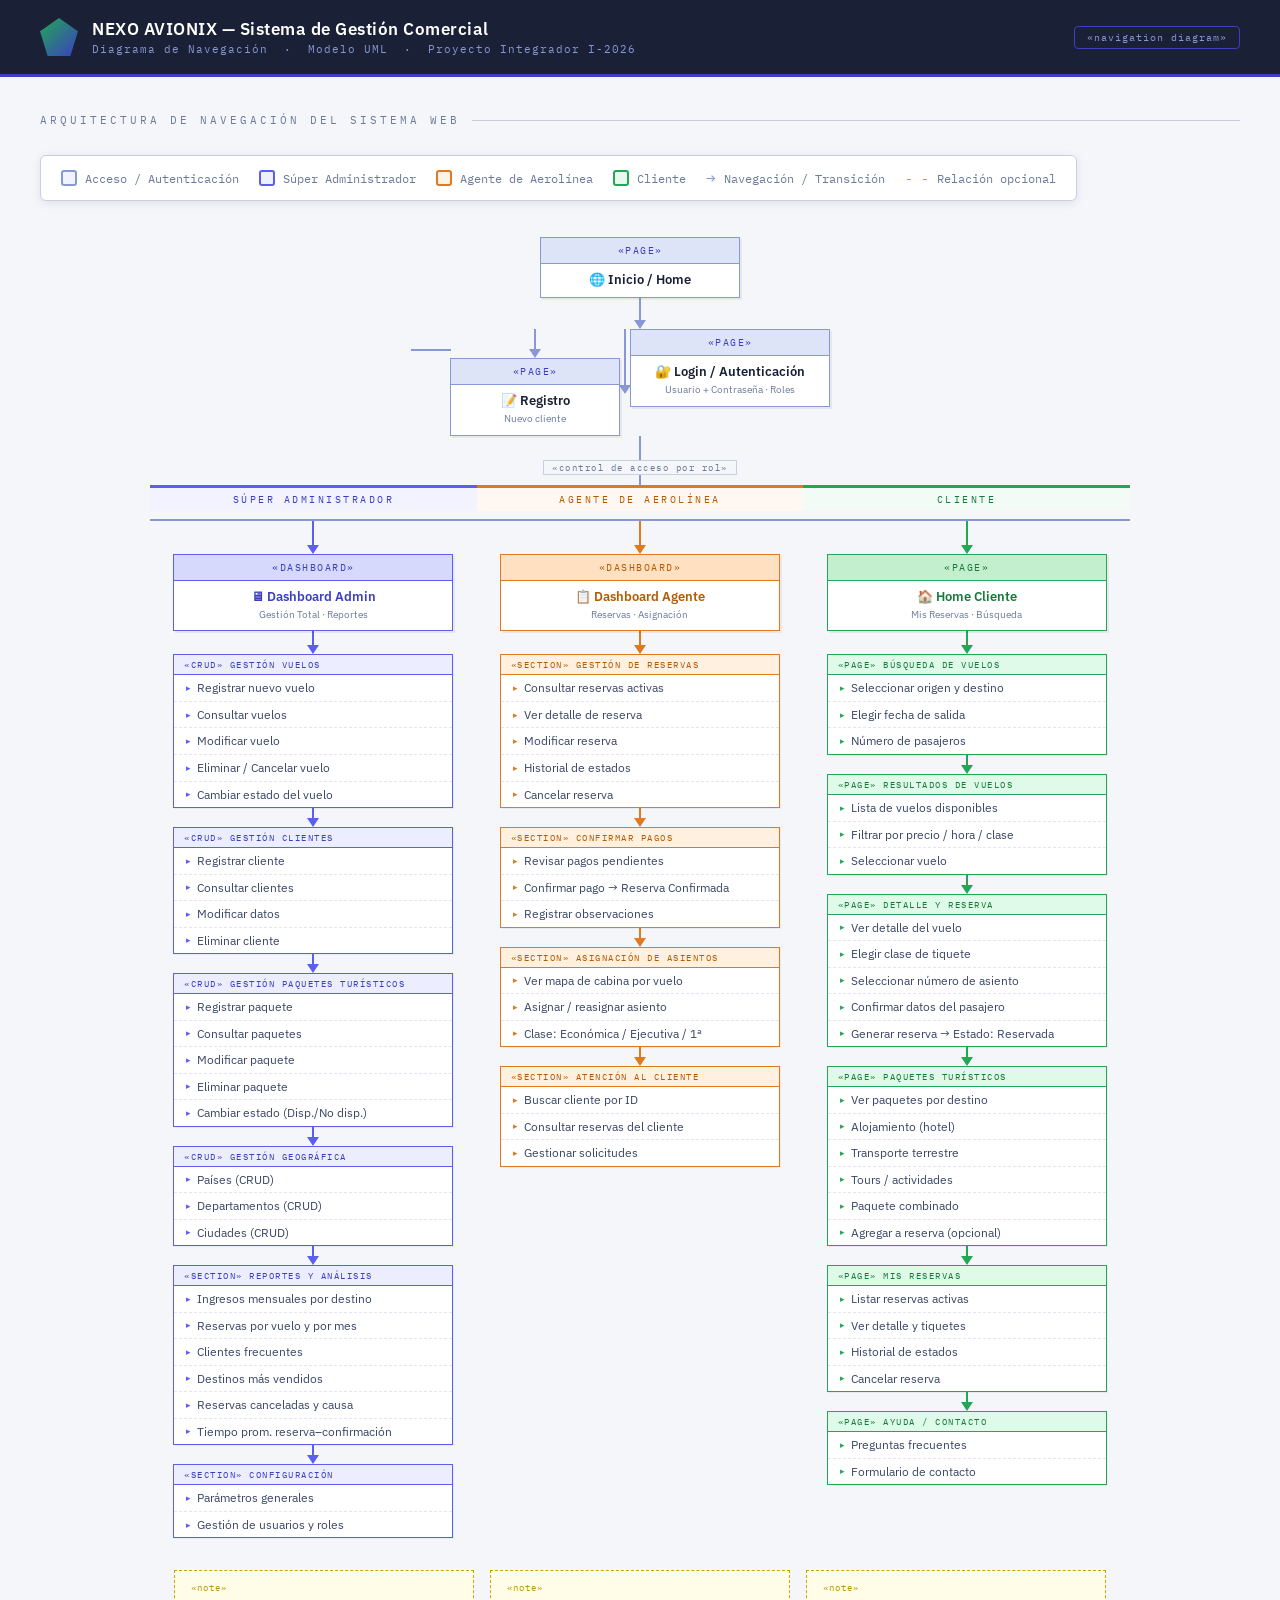
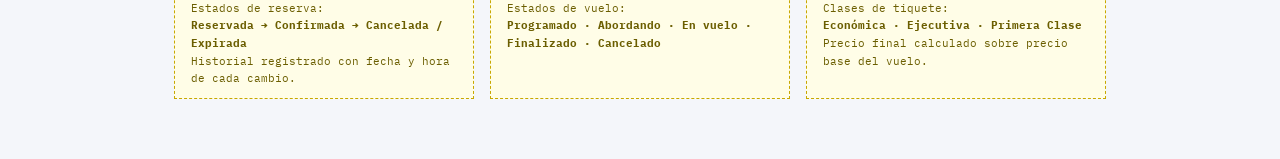
<file: project documentation/UML (navigation, class, sequence)/diagrama-navegacion-uml.html>
<!DOCTYPE html>
<html lang="es">

<head>
  <meta charset="UTF-8">
  <meta name="viewport" content="width=device-width, initial-scale=1.0">
  <title>Diagrama de Navegación UML — NEXO AVIONIX </title>
  <link
    href="https://fonts.googleapis.com/css2?family=IBM+Plex+Mono:wght@400;500;600&family=IBM+Plex+Sans:wght@300;400;500;600&display=swap"
    rel="stylesheet">
  <style>
    * {
      box-sizing: border-box;
      margin: 0;
      padding: 0;
    }

    :root {
      --bg: #F4F6FA;
      --white: #FFFFFF;
      --border: #C8D0DF;
      --text: #1A2035;
      --muted: #6B7A99;
      --admin-bg: #EEF0FF;
      --admin-bd: #5B5FEF;
      --admin-hd: #3B3FC0;
      --agent-bg: #FFF3E8;
      --agent-bd: #E07A20;
      --agent-hd: #B55A00;
      --client-bg: #E8F8EE;
      --client-bd: #22A855;
      --client-hd: #157A3A;
      --entry-bg: #F0F4FF;
      --entry-bd: #8898D4;
      --arrow: #8898D4;
      --shadow: rgba(30, 40, 80, 0.10);
    }

    body {
      background: var(--bg);
      font-family: 'IBM Plex Sans', sans-serif;
      color: var(--text);
      min-height: 100vh;
    }

    /* ─── HEADER ─── */
    header {
      background: #1A2035;
      padding: 18px 40px;
      display: flex;
      align-items: center;
      justify-content: space-between;
      border-bottom: 3px solid #3B3FC0;
    }

    .hdr-left {
      display: flex;
      align-items: center;
      gap: 14px;
    }

    .hdr-logo {
      width: 38px;
      height: 38px;
      background: linear-gradient(135deg, #22A855, #3B3FC0);
      clip-path: polygon(50% 0%, 100% 38%, 82%, 100%, 18%, 100%, 0%, 38%);
      clip-path: polygon(50% 0%, 100% 35%, 80% 100%, 20% 100%, 0% 35%);
    }

    .hdr-title {
      color: #fff;
      font-size: 17px;
      font-weight: 600;
      letter-spacing: .5px;
    }

    .hdr-sub {
      color: #8898D4;
      font-size: 11px;
      margin-top: 2px;
      letter-spacing: 1px;
      font-family: 'IBM Plex Mono', monospace;
    }

    .hdr-badge {
      font-family: 'IBM Plex Mono', monospace;
      font-size: 10px;
      color: #8898D4;
      border: 1px solid #3B3FC0;
      padding: 4px 12px;
      border-radius: 4px;
      letter-spacing: 1px;
    }

    /* ─── CANVAS ─── */
    .canvas {
      padding: 36px 40px 60px;
      max-width: 1400px;
      margin: 0 auto;
    }

    /* ─── DIAGRAM TITLE ─── */
    .diag-title {
      font-family: 'IBM Plex Mono', monospace;
      font-size: 11px;
      letter-spacing: 3px;
      text-transform: uppercase;
      color: var(--muted);
      margin-bottom: 28px;
      display: flex;
      align-items: center;
      gap: 12px;
    }

    .diag-title::after {
      content: '';
      flex: 1;
      height: 1px;
      background: var(--border);
    }

    /* ─── LEGEND ─── */
    .legend {
      display: flex;
      flex-wrap: wrap;
      gap: 20px;
      margin-bottom: 36px;
      padding: 12px 20px;
      background: var(--white);
      border: 1px solid var(--border);
      border-radius: 6px;
      width: fit-content;
      box-shadow: 0 2px 8px var(--shadow);
    }

    .leg {
      display: flex;
      align-items: center;
      gap: 8px;
      font-size: 12px;
      color: var(--muted);
      font-family: 'IBM Plex Mono', monospace;
    }

    .leg-box {
      width: 16px;
      height: 16px;
      border-radius: 3px;
      border: 2px solid;
      flex-shrink: 0;
    }

    .leg-entry {
      background: #F0F4FF;
      border-color: var(--entry-bd);
    }

    .leg-admin {
      background: var(--admin-bg);
      border-color: var(--admin-bd);
    }

    .leg-agent {
      background: var(--agent-bg);
      border-color: var(--agent-bd);
    }

    .leg-client {
      background: var(--client-bg);
      border-color: var(--client-bd);
    }

    .leg-arrow {
      color: var(--arrow);
      font-size: 16px;
    }

    /* ─── MAIN DIAGRAM WRAPPER ─── */
    .diagram {
      display: flex;
      flex-direction: column;
      align-items: center;
      gap: 0;
      position: relative;
    }

    /* ─── UML NODE ─── */
    .uml-node {
      background: var(--white);
      border: 1.5px solid var(--border);
      border-radius: 0;
      padding: 0;
      min-width: 160px;
      box-shadow: 2px 2px 0 rgba(0, 0, 0, 0.06);
      position: relative;
    }

    .uml-node .node-head {
      background: #E8ECF5;
      border-bottom: 1.5px solid var(--border);
      padding: 6px 12px;
      font-family: 'IBM Plex Mono', monospace;
      font-size: 10px;
      letter-spacing: 1.5px;
      text-transform: uppercase;
      color: var(--muted);
      text-align: center;
    }

    .uml-node .node-body {
      padding: 8px 14px;
      font-size: 13px;
      font-weight: 600;
      text-align: center;
      line-height: 1.3;
    }

    /* ENTRY nodes */
    .node-entry {
      border-color: var(--entry-bd);
    }

    .node-entry .node-head {
      background: #DDE4F7;
      border-color: var(--entry-bd);
      color: #3B3FC0;
    }

    /* ROLE header nodes */
    .node-admin {
      border-color: var(--admin-bd);
      min-width: 180px;
    }

    .node-admin .node-head {
      background: #D6D8FC;
      border-color: var(--admin-bd);
      color: var(--admin-hd);
    }

    .node-admin .node-body {
      color: var(--admin-hd);
    }

    .node-agent {
      border-color: var(--agent-bd);
      min-width: 180px;
    }

    .node-agent .node-head {
      background: #FFE0C0;
      border-color: var(--agent-bd);
      color: var(--agent-hd);
    }

    .node-agent .node-body {
      color: var(--agent-hd);
    }

    .node-client {
      border-color: var(--client-bd);
      min-width: 180px;
    }

    .node-client .node-head {
      background: #C4EFCF;
      border-color: var(--client-bd);
      color: var(--client-hd);
    }

    .node-client .node-body {
      color: var(--client-hd);
    }

    /* SUB node */
    .uml-sub {
      background: var(--white);
      border: 1.5px solid var(--border);
      border-radius: 0;
      padding: 0;
      min-width: 180px;
      box-shadow: 1px 1px 0 rgba(0, 0, 0, 0.05);
    }

    .uml-sub .sub-head {
      background: #F2F4FA;
      border-bottom: 1.5px solid var(--border);
      padding: 4px 10px;
      font-family: 'IBM Plex Mono', monospace;
      font-size: 9px;
      letter-spacing: 1.5px;
      text-transform: uppercase;
      color: var(--muted);
    }

    .uml-sub .sub-body {
      padding: 7px 12px;
      font-size: 12px;
      font-weight: 500;
      color: var(--text);
    }

    .uml-sub .sub-list {
      padding: 0;
      list-style: none;
    }

    .uml-sub .sub-list li {
      padding: 5px 12px;
      font-size: 11.5px;
      color: #3A4666;
      border-bottom: 1px dashed #E2E6F0;
      display: flex;
      align-items: center;
      gap: 6px;
      line-height: 1.35;
    }

    .uml-sub .sub-list li:last-child {
      border-bottom: none;
    }

    .uml-sub .sub-list li::before {
      content: '▸';
      font-size: 9px;
      color: var(--arrow);
      flex-shrink: 0;
    }

    /* admin-tinted list */
    .sub-admin {
      border-color: var(--admin-bd);
    }

    .sub-admin .sub-head {
      background: #ECEEFF;
      border-color: var(--admin-bd);
      color: var(--admin-hd);
    }

    .sub-admin .sub-list li::before {
      color: var(--admin-bd);
    }

    .sub-agent {
      border-color: var(--agent-bd);
    }

    .sub-agent .sub-head {
      background: #FFF0DF;
      border-color: var(--agent-bd);
      color: var(--agent-hd);
    }

    .sub-agent .sub-list li::before {
      color: var(--agent-bd);
    }

    .sub-client {
      border-color: var(--client-bd);
    }

    .sub-client .sub-head {
      background: #DFFAE8;
      border-color: var(--client-bd);
      color: var(--client-hd);
    }

    .sub-client .sub-list li::before {
      color: var(--client-bd);
    }

    /* ─── ARROWS ─── */
    .arrow-down {
      display: flex;
      flex-direction: column;
      align-items: center;
      gap: 0;
    }

    .arr-line {
      width: 2px;
      background: var(--arrow);
      flex: 1;
      min-height: 20px;
    }

    .arr-head {
      width: 0;
      height: 0;
      border-left: 6px solid transparent;
      border-right: 6px solid transparent;
      border-top: 9px solid var(--arrow);
    }

    .arr-label {
      font-family: 'IBM Plex Mono', monospace;
      font-size: 9px;
      letter-spacing: 1.5px;
      color: var(--muted);
      background: var(--bg);
      padding: 1px 6px;
      margin: -2px 0;
      white-space: nowrap;
    }

    /* ─── TOP FLOW (vertical spine) ─── */
    .top-flow {
      display: flex;
      flex-direction: column;
      align-items: center;
      gap: 0;
    }

    /* ─── ROLE SPLIT ─── */
    .role-split {
      width: 100%;
      position: relative;
      margin-top: 0;
    }

    /* Horizontal line */
    .h-rule {
      height: 2px;
      background: var(--arrow);
      position: absolute;
      top: 0;
    }

    .three-col {
      display: grid;
      grid-template-columns: 1fr 1fr 1fr;
      gap: 0;
      width: 100%;
      position: relative;
    }

    .col {
      display: flex;
      flex-direction: column;
      align-items: center;
      gap: 0;
      padding: 0 12px;
    }

    /* vertical line from top to first node in each col */
    .col-vline {
      width: 2px;
      height: 30px;
      background: var(--arrow);
    }

    /* spacing between sub nodes */
    .sub-gap {
      height: 0;
      display: flex;
      flex-direction: column;
      align-items: center;
    }

    .sub-gap .arr-line {
      min-height: 14px;
    }

    /* ─── CONNECTOR between columns (horizontal bar) ─── */
    .h-connector {
      position: absolute;
      top: 0;
      height: 2px;
      background: var(--arrow);
    }

    /* ─── NOTE box ─── */
    .note-box {
      background: #FFFDE7;
      border: 1.5px dashed #C8A800;
      padding: 10px 16px;
      font-size: 11px;
      color: #6B5E00;
      font-family: 'IBM Plex Mono', monospace;
      border-radius: 0;
      max-width: 300px;
      line-height: 1.6;
      position: relative;
    }

    .note-box::before {
      content: '«note»';
      display: block;
      font-size: 9px;
      letter-spacing: 1px;
      color: #B8960A;
      margin-bottom: 4px;
    }

    /* ─── PAGE TITLE ─── */
    .page-title {
      text-align: center;
      margin-bottom: 4px;
      font-size: 18px;
      font-weight: 600;
      color: var(--text);
      letter-spacing: .3px;
    }

    .page-sub {
      text-align: center;
      font-family: 'IBM Plex Mono', monospace;
      font-size: 11px;
      color: var(--muted);
      margin-bottom: 32px;
      letter-spacing: 1px;
    }

    /* ─── ROLE LABEL STRIP ─── */
    .role-labels {
      display: grid;
      grid-template-columns: 1fr 1fr 1fr;
      width: 100%;
      gap: 0;
      margin-bottom: 8px;
    }

    .rl {
      text-align: center;
      font-family: 'IBM Plex Mono', monospace;
      font-size: 9.5px;
      letter-spacing: 2.5px;
      text-transform: uppercase;
      padding: 5px 0;
    }

    .rl-admin {
      color: var(--admin-hd);
      border-top: 3px solid var(--admin-bd);
      background: #F2F3FF;
    }

    .rl-agent {
      color: var(--agent-hd);
      border-top: 3px solid var(--agent-bd);
      background: #FFF8F2;
    }

    .rl-client {
      color: var(--client-hd);
      border-top: 3px solid var(--client-bd);
      background: #F2FBF5;
    }

    /* ─── HORIZONTAL CONNECT LINE above role columns ─── */
    .top-connect {
      position: relative;
      width: 100%;
      display: flex;
      justify-content: center;
      height: 2px;
      margin-bottom: 0;
    }

    .tc-line {
      position: absolute;
      top: 0;
      height: 2px;
      background: var(--arrow);
    }

    @media print {
      body {
        background: white;
      }

      header {
        -webkit-print-color-adjust: exact;
        print-color-adjust: exact;
      }
    }

    @media (max-width: 900px) {
      .canvas {
        padding: 20px 16px 40px;
      }

      .three-col {
        grid-template-columns: 1fr;
      }

      .role-labels {
        grid-template-columns: 1fr;
      }
    }
  </style>
</head>

<body>

  <header>
    <div class="hdr-left">
      <div class="hdr-logo"></div>
      <div>
        <div class="hdr-title">NEXO AVIONIX — Sistema de Gestión Comercial</div>
        <div class="hdr-sub">Diagrama de Navegación &nbsp;·&nbsp; Modelo UML &nbsp;·&nbsp; Proyecto Integrador I-2026
        </div>
      </div>
    </div>
    <div class="hdr-badge">«navigation diagram»</div>
  </header>

  <div class="canvas">

    <div class="diag-title">Arquitectura de Navegación del Sistema Web</div>

    <!-- LEGEND -->
    <div class="legend">
      <div class="leg">
        <div class="leg-box leg-entry"></div> Acceso / Autenticación
      </div>
      <div class="leg">
        <div class="leg-box leg-admin"></div> Súper Administrador
      </div>
      <div class="leg">
        <div class="leg-box leg-agent"></div> Agente de Aerolínea
      </div>
      <div class="leg">
        <div class="leg-box leg-client"></div> Cliente
      </div>
      <div class="leg"><span class="leg-arrow">→</span> Navegación / Transición</div>
      <div class="leg"><span style="font-size:13px;color:#C8A800">- -</span> Relación opcional</div>
    </div>

    <!-- ══ DIAGRAM ══ -->
    <div class="diagram">

      <!-- ENTRY NODES: Inicio → Registro / Login -->
      <div class="top-flow">

        <!-- [Inicio] -->
        <div class="uml-node node-entry" style="min-width:200px;">
          <div class="node-head">«page»</div>
          <div class="node-body">🌐 Inicio / Home</div>
        </div>

        <!-- arrow down -->
        <div style="display:flex;flex-direction:column;align-items:center;">
          <div style="width:2px;height:22px;background:var(--arrow);"></div>
          <div
            style="width:0;height:0;border-left:6px solid transparent;border-right:6px solid transparent;border-top:9px solid var(--arrow);">
          </div>
        </div>

        <!-- [Registro / Login] side by side -->
        <div style="display:flex;gap:0;align-items:flex-start;">

          <!-- left arrow -->
          <div style="display:flex;flex-direction:column;align-items:center;margin-top:20px;margin-right:-1px;">
            <div style="width:40px;height:2px;background:var(--arrow);"></div>
          </div>

          <!-- Registro -->
          <div style="display:flex;flex-direction:column;align-items:center;">
            <div style="width:2px;height:20px;background:var(--arrow);"></div>
            <div
              style="width:0;height:0;border-left:6px solid transparent;border-right:6px solid transparent;border-top:9px solid var(--arrow);">
            </div>
            <div class="uml-node node-entry" style="min-width:170px;">
              <div class="node-head">«page»</div>
              <div class="node-body">📝 Registro<br><span
                  style="font-size:10px;color:var(--muted);font-weight:400;">Nuevo cliente</span></div>
            </div>
          </div>

          <!-- center vertical down from inicio -->
          <div style="display:flex;flex-direction:column;align-items:center;margin-left:-1px;margin-right:-1px;">
            <div style="width:2px;height:56px;background:var(--arrow);"></div>
            <div
              style="width:0;height:0;border-left:6px solid transparent;border-right:6px solid transparent;border-top:9px solid var(--arrow);">
            </div>
          </div>

          <!-- Login / Autenticación -->
          <div style="display:flex;flex-direction:column;align-items:center;">
            <div style="width:2px;height:0;background:transparent;"></div>
            <div class="uml-node node-entry" style="min-width:200px;margin-top:0px;">
              <div class="node-head">«page»</div>
              <div class="node-body">🔐 Login / Autenticación<br><span
                  style="font-size:10px;color:var(--muted);font-weight:400;">Usuario + Contraseña · Roles</span></div>
            </div>
          </div>

          <!-- right invisible spacer -->
          <div style="width:40px;height:2px;background:transparent;margin-top:20px;margin-left:-1px;"></div>

        </div>

        <!-- arrow down from auth to role split -->
        <div style="display:flex;flex-direction:column;align-items:center;">
          <div style="width:2px;height:24px;background:var(--arrow);"></div>
          <!-- label -->
          <div
            style="font-family:'IBM Plex Mono',monospace;font-size:9px;letter-spacing:1.5px;color:var(--muted);background:var(--bg);padding:1px 8px;border:1px solid var(--border);white-space:nowrap;">
            «control de acceso por rol»</div>
          <div style="width:2px;height:10px;background:var(--arrow);"></div>
        </div>

      </div><!-- end top-flow -->

      <!-- ROLE LABELS -->
      <div class="role-labels" style="width:980px;max-width:100%;">
        <div class="rl rl-admin">Súper Administrador</div>
        <div class="rl rl-agent">Agente de Aerolínea</div>
        <div class="rl rl-client">Cliente</div>
      </div>

      <!-- horizontal connector line -->
      <div style="width:980px;max-width:100%;height:2px;background:var(--arrow);"></div>

      <!-- THREE COLUMNS -->
      <div class="three-col" style="width:980px;max-width:100%;">

        <!-- ══ COL 1: SUPER ADMIN ══ -->
        <div class="col">
          <div style="width:2px;height:24px;background:var(--admin-bd);"></div>
          <div
            style="width:0;height:0;border-left:6px solid transparent;border-right:6px solid transparent;border-top:9px solid var(--admin-bd);">
          </div>

          <!-- Dashboard Admin -->
          <div class="uml-node node-admin" style="width:100%;max-width:280px;">
            <div class="node-head">«dashboard»</div>
            <div class="node-body">🖥 Dashboard Admin<br><span
                style="font-size:10px;font-weight:400;color:var(--muted);">Gestión Total · Reportes</span></div>
          </div>

          <!-- sub-nodes -->
          <div style="width:2px;height:14px;background:var(--admin-bd);"></div>
          <div
            style="width:0;height:0;border-left:6px solid transparent;border-right:6px solid transparent;border-top:9px solid var(--admin-bd);">
          </div>
          <div class="uml-sub sub-admin" style="width:100%;max-width:280px;">
            <div class="sub-head">«crud» Gestión Vuelos</div>
            <ul class="sub-list">
              <li>Registrar nuevo vuelo</li>
              <li>Consultar vuelos</li>
              <li>Modificar vuelo</li>
              <li>Eliminar / Cancelar vuelo</li>
              <li>Cambiar estado del vuelo</li>
            </ul>
          </div>

          <div style="width:2px;height:10px;background:var(--admin-bd);"></div>
          <div
            style="width:0;height:0;border-left:6px solid transparent;border-right:6px solid transparent;border-top:9px solid var(--admin-bd);">
          </div>
          <div class="uml-sub sub-admin" style="width:100%;max-width:280px;">
            <div class="sub-head">«crud» Gestión Clientes</div>
            <ul class="sub-list">
              <li>Registrar cliente</li>
              <li>Consultar clientes</li>
              <li>Modificar datos</li>
              <li>Eliminar cliente</li>
            </ul>
          </div>

          <div style="width:2px;height:10px;background:var(--admin-bd);"></div>
          <div
            style="width:0;height:0;border-left:6px solid transparent;border-right:6px solid transparent;border-top:9px solid var(--admin-bd);">
          </div>
          <div class="uml-sub sub-admin" style="width:100%;max-width:280px;">
            <div class="sub-head">«crud» Gestión Paquetes Turísticos</div>
            <ul class="sub-list">
              <li>Registrar paquete</li>
              <li>Consultar paquetes</li>
              <li>Modificar paquete</li>
              <li>Eliminar paquete</li>
              <li>Cambiar estado (Disp./No disp.)</li>
            </ul>
          </div>

          <div style="width:2px;height:10px;background:var(--admin-bd);"></div>
          <div
            style="width:0;height:0;border-left:6px solid transparent;border-right:6px solid transparent;border-top:9px solid var(--admin-bd);">
          </div>
          <div class="uml-sub sub-admin" style="width:100%;max-width:280px;">
            <div class="sub-head">«crud» Gestión Geográfica</div>
            <ul class="sub-list">
              <li>Países (CRUD)</li>
              <li>Departamentos (CRUD)</li>
              <li>Ciudades (CRUD)</li>
            </ul>
          </div>

          <div style="width:2px;height:10px;background:var(--admin-bd);"></div>
          <div
            style="width:0;height:0;border-left:6px solid transparent;border-right:6px solid transparent;border-top:9px solid var(--admin-bd);">
          </div>
          <div class="uml-sub sub-admin" style="width:100%;max-width:280px;">
            <div class="sub-head">«section» Reportes y Análisis</div>
            <ul class="sub-list">
              <li>Ingresos mensuales por destino</li>
              <li>Reservas por vuelo y por mes</li>
              <li>Clientes frecuentes</li>
              <li>Destinos más vendidos</li>
              <li>Reservas canceladas y causa</li>
              <li>Tiempo prom. reserva–confirmación</li>
            </ul>
          </div>

          <div style="width:2px;height:10px;background:var(--admin-bd);"></div>
          <div
            style="width:0;height:0;border-left:6px solid transparent;border-right:6px solid transparent;border-top:9px solid var(--admin-bd);">
          </div>
          <div class="uml-sub sub-admin" style="width:100%;max-width:280px;">
            <div class="sub-head">«section» Configuración</div>
            <ul class="sub-list">
              <li>Parámetros generales</li>
              <li>Gestión de usuarios y roles</li>
            </ul>
          </div>
        </div>

        <!-- ══ COL 2: AGENTE ══ -->
        <div class="col">
          <div style="width:2px;height:24px;background:var(--agent-bd);"></div>
          <div
            style="width:0;height:0;border-left:6px solid transparent;border-right:6px solid transparent;border-top:9px solid var(--agent-bd);">
          </div>

          <!-- Dashboard Agente -->
          <div class="uml-node node-agent" style="width:100%;max-width:280px;">
            <div class="node-head">«dashboard»</div>
            <div class="node-body">📋 Dashboard Agente<br><span
                style="font-size:10px;font-weight:400;color:var(--muted);">Reservas · Asignación</span></div>
          </div>

          <div style="width:2px;height:14px;background:var(--agent-bd);"></div>
          <div
            style="width:0;height:0;border-left:6px solid transparent;border-right:6px solid transparent;border-top:9px solid var(--agent-bd);">
          </div>
          <div class="uml-sub sub-agent" style="width:100%;max-width:280px;">
            <div class="sub-head">«section» Gestión de Reservas</div>
            <ul class="sub-list">
              <li>Consultar reservas activas</li>
              <li>Ver detalle de reserva</li>
              <li>Modificar reserva</li>
              <li>Historial de estados</li>
              <li>Cancelar reserva</li>
            </ul>
          </div>

          <div style="width:2px;height:10px;background:var(--agent-bd);"></div>
          <div
            style="width:0;height:0;border-left:6px solid transparent;border-right:6px solid transparent;border-top:9px solid var(--agent-bd);">
          </div>
          <div class="uml-sub sub-agent" style="width:100%;max-width:280px;">
            <div class="sub-head">«section» Confirmar Pagos</div>
            <ul class="sub-list">
              <li>Revisar pagos pendientes</li>
              <li>Confirmar pago → Reserva Confirmada</li>
              <li>Registrar observaciones</li>
            </ul>
          </div>

          <div style="width:2px;height:10px;background:var(--agent-bd);"></div>
          <div
            style="width:0;height:0;border-left:6px solid transparent;border-right:6px solid transparent;border-top:9px solid var(--agent-bd);">
          </div>
          <div class="uml-sub sub-agent" style="width:100%;max-width:280px;">
            <div class="sub-head">«section» Asignación de Asientos</div>
            <ul class="sub-list">
              <li>Ver mapa de cabina por vuelo</li>
              <li>Asignar / reasignar asiento</li>
              <li>Clase: Económica / Ejecutiva / 1ª</li>
            </ul>
          </div>

          <div style="width:2px;height:10px;background:var(--agent-bd);"></div>
          <div
            style="width:0;height:0;border-left:6px solid transparent;border-right:6px solid transparent;border-top:9px solid var(--agent-bd);">
          </div>
          <div class="uml-sub sub-agent" style="width:100%;max-width:280px;">
            <div class="sub-head">«section» Atención al Cliente</div>
            <ul class="sub-list">
              <li>Buscar cliente por ID</li>
              <li>Consultar reservas del cliente</li>
              <li>Gestionar solicitudes</li>
            </ul>
          </div>
        </div>

        <!-- ══ COL 3: CLIENTE ══ -->
        <div class="col">
          <div style="width:2px;height:24px;background:var(--client-bd);"></div>
          <div
            style="width:0;height:0;border-left:6px solid transparent;border-right:6px solid transparent;border-top:9px solid var(--client-bd);">
          </div>

          <!-- Home Cliente -->
          <div class="uml-node node-client" style="width:100%;max-width:280px;">
            <div class="node-head">«page»</div>
            <div class="node-body">🏠 Home Cliente<br><span
                style="font-size:10px;font-weight:400;color:var(--muted);">Mis Reservas · Búsqueda</span></div>
          </div>

          <div style="width:2px;height:14px;background:var(--client-bd);"></div>
          <div
            style="width:0;height:0;border-left:6px solid transparent;border-right:6px solid transparent;border-top:9px solid var(--client-bd);">
          </div>
          <div class="uml-sub sub-client" style="width:100%;max-width:280px;">
            <div class="sub-head">«page» Búsqueda de Vuelos</div>
            <ul class="sub-list">
              <li>Seleccionar origen y destino</li>
              <li>Elegir fecha de salida</li>
              <li>Número de pasajeros</li>
            </ul>
          </div>

          <div style="width:2px;height:10px;background:var(--client-bd);"></div>
          <div
            style="width:0;height:0;border-left:6px solid transparent;border-right:6px solid transparent;border-top:9px solid var(--client-bd);">
          </div>
          <div class="uml-sub sub-client" style="width:100%;max-width:280px;">
            <div class="sub-head">«page» Resultados de Vuelos</div>
            <ul class="sub-list">
              <li>Lista de vuelos disponibles</li>
              <li>Filtrar por precio / hora / clase</li>
              <li>Seleccionar vuelo</li>
            </ul>
          </div>

          <div style="width:2px;height:10px;background:var(--client-bd);"></div>
          <div
            style="width:0;height:0;border-left:6px solid transparent;border-right:6px solid transparent;border-top:9px solid var(--client-bd);">
          </div>
          <div class="uml-sub sub-client" style="width:100%;max-width:280px;">
            <div class="sub-head">«page» Detalle y Reserva</div>
            <ul class="sub-list">
              <li>Ver detalle del vuelo</li>
              <li>Elegir clase de tiquete</li>
              <li>Seleccionar número de asiento</li>
              <li>Confirmar datos del pasajero</li>
              <li>Generar reserva → Estado: Reservada</li>
            </ul>
          </div>

          <div style="width:2px;height:10px;background:var(--client-bd);"></div>
          <div
            style="width:0;height:0;border-left:6px solid transparent;border-right:6px solid transparent;border-top:9px solid var(--client-bd);">
          </div>
          <div class="uml-sub sub-client" style="width:100%;max-width:280px;">
            <div class="sub-head">«page» Paquetes Turísticos</div>
            <ul class="sub-list">
              <li>Ver paquetes por destino</li>
              <li>Alojamiento (hotel)</li>
              <li>Transporte terrestre</li>
              <li>Tours / actividades</li>
              <li>Paquete combinado</li>
              <li>Agregar a reserva (opcional)</li>
            </ul>
          </div>

          <div style="width:2px;height:10px;background:var(--client-bd);"></div>
          <div
            style="width:0;height:0;border-left:6px solid transparent;border-right:6px solid transparent;border-top:9px solid var(--client-bd);">
          </div>
          <div class="uml-sub sub-client" style="width:100%;max-width:280px;">
            <div class="sub-head">«page» Mis Reservas</div>
            <ul class="sub-list">
              <li>Listar reservas activas</li>
              <li>Ver detalle y tiquetes</li>
              <li>Historial de estados</li>
              <li>Cancelar reserva</li>
            </ul>
          </div>

          <div style="width:2px;height:10px;background:var(--client-bd);"></div>
          <div
            style="width:0;height:0;border-left:6px solid transparent;border-right:6px solid transparent;border-top:9px solid var(--client-bd);">
          </div>
          <div class="uml-sub sub-client" style="width:100%;max-width:280px;">
            <div class="sub-head">«page» Ayuda / Contacto</div>
            <ul class="sub-list">
              <li>Preguntas frecuentes</li>
              <li>Formulario de contacto</li>
            </ul>
          </div>

        </div>

      </div><!-- end three-col -->

      <!-- NOTES STRIP -->
      <div
        style="width:980px;max-width:100%;margin-top:32px;display:flex;flex-wrap:wrap;gap:16px;justify-content:center;">

        <div class="note-box">
          Estados de reserva:<br>
          <strong>Reservada → Confirmada → Cancelada / Expirada</strong><br>
          Historial registrado con fecha y hora de cada cambio.
        </div>

        <div class="note-box">
          Estados de vuelo:<br>
          <strong>Programado · Abordando · En vuelo · Finalizado · Cancelado</strong>
        </div>

        <div class="note-box">
          Clases de tiquete:<br>
          <strong>Económica · Ejecutiva · Primera Clase</strong><br>
          Precio final calculado sobre precio base del vuelo.
        </div>

      </div>

    </div><!-- end .diagram -->

  </div><!-- end .canvas -->
</body>

</html>
</file>
